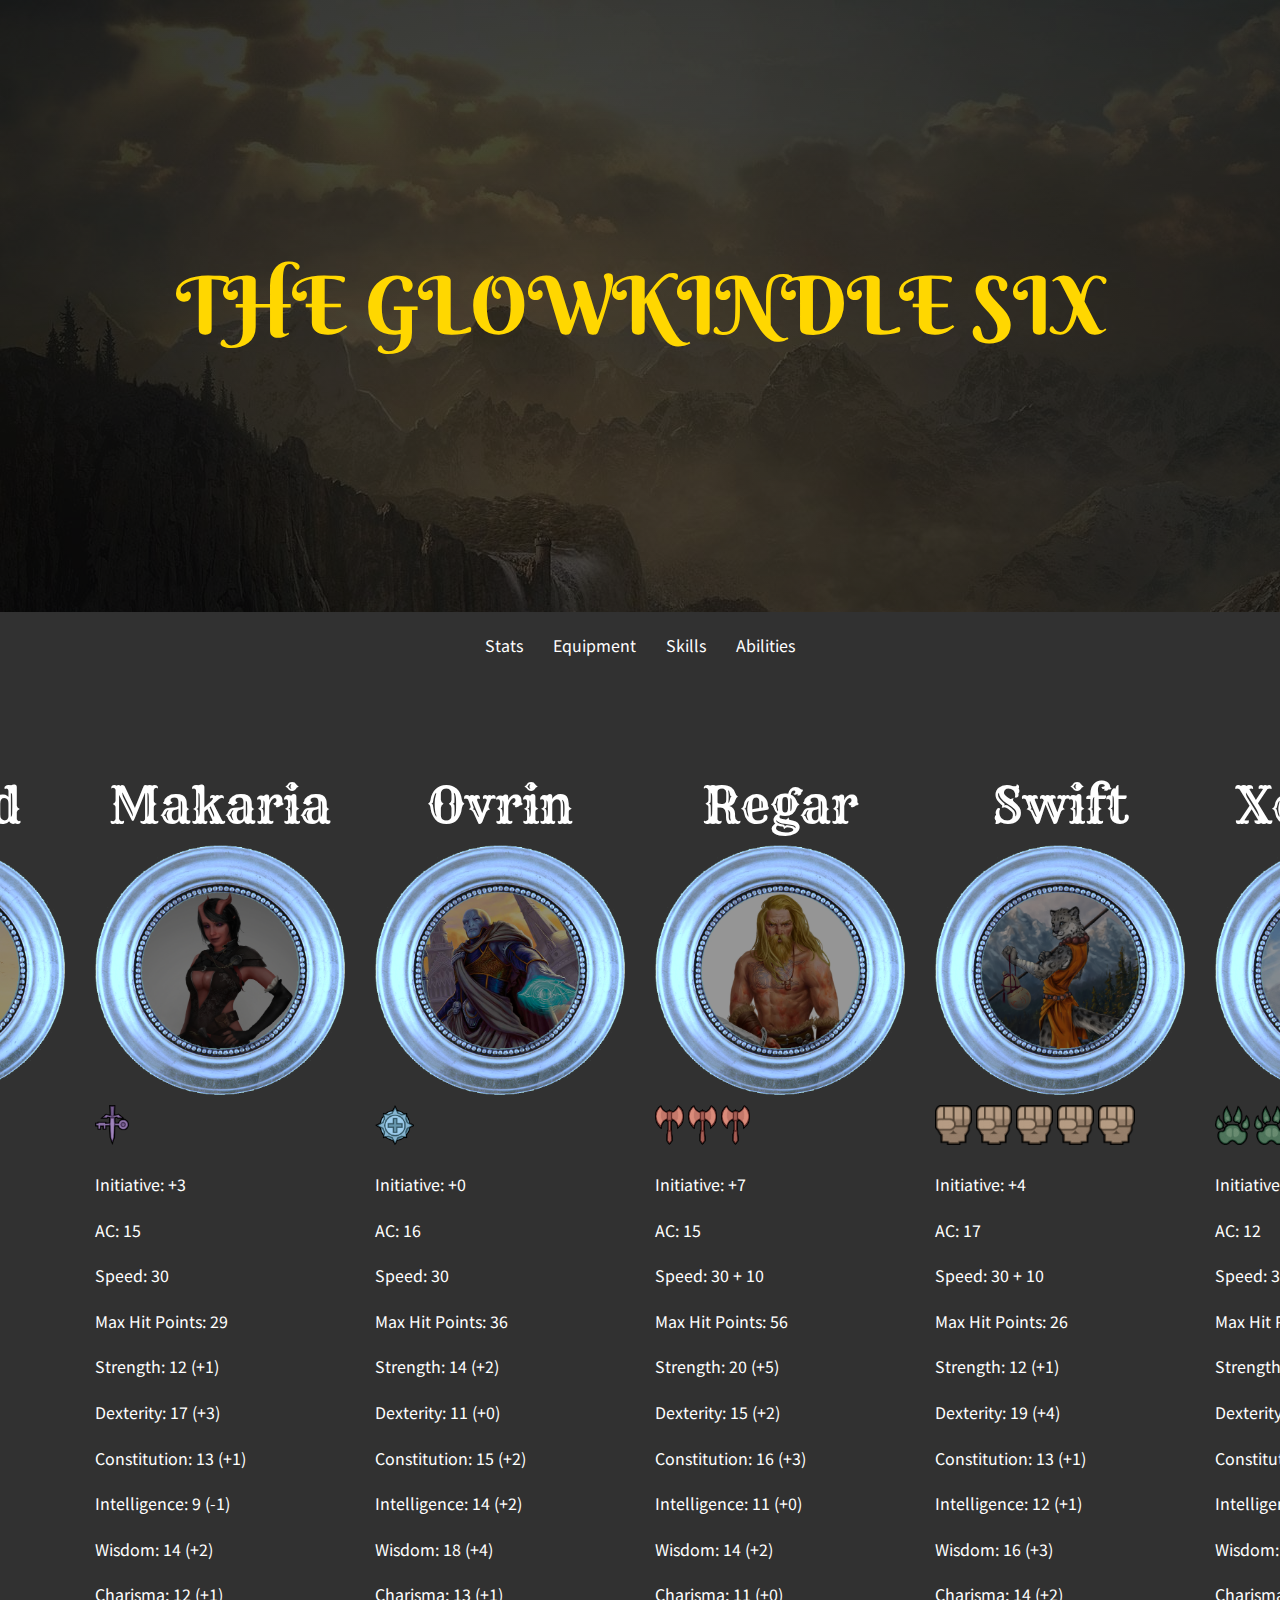
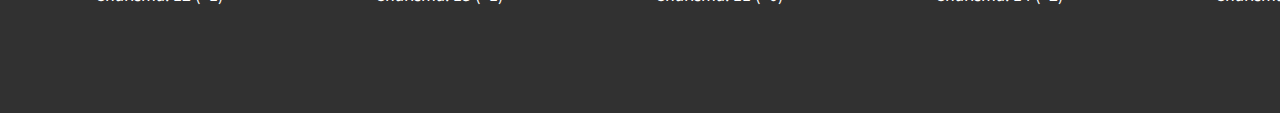
<file: dndassist/index.html>
<!DOCTYPE html>
<html lang="en">
<head>
    <meta charset="UTF-8">
    <meta name="viewport" content="width=device-width, initial-scale=1.0">
    <title>DnD | The Glowkindle Six</title>
    <link href="https://fonts.googleapis.com/css2?family=Noto+Sans+JP:wght@300;900&display=swap" rel="stylesheet">
    <link rel="preconnect" href="https://fonts.gstatic.com">
    <link href="https://fonts.googleapis.com/css2?family=Berkshire+Swash&family=Rye&display=swap" rel="stylesheet">
    <link rel="stylesheet" href="css/main.css" />
</head>
<body>

    <header class="hero">
          <h1 class="primary-title">The Glowkindle Six</h1>
    </header>

    <div class="navbar">
        <div class="container flex">
            <nav>
                <ul>
                    <li><a id="showstats">Stats</a></li>
                    <li><a id="showequipment">Equipment</a></li>
                    <li><a id="showskills">Skills</a></li>
                    <li><a id="showabilities">Abilities</a></li>
                    <!--<li><a id="showspells">Spells</a></li>-->
                </ul>
            </nav>
        </div>
    </div>    

    <section class="cards">
        <div id="cardsWhole" class="container grid">
            <div class="char sorc">
                <h1>Astrid</h1>
                <img id="sorc" src="images/sorcnorm.png" alt="">

                <div class="charInfo">
                    <div id="sorcAbilityInfo" class="class-ability">
                        <img id="sorcIcon" src="images/sorc-on.png" class = icon alt="">
                        <img id="sorcIcon1" src="images/sorc-on.png" class = icon alt="">
                        <img id="sorcIcon2" src="images/sorc-on.png" class = icon alt="">
                        <img id="sorcIcon3" src="images/sorc-on.png" class = icon alt="">
                        <img id="sorcIcon4" src="images/sorc-on.png" class = icon alt="">
                    </div>

                    <div id = "sorcGoldInfo" class="goldInfo">
                        <p id="sorcGoldOut">Gold: 203</p>
                        <form name="myform" action="" method="GET">
                            <input type="number" name="inputbox" value="">
                            <input type="button" name="button" Value="+" onClick="sorcAddAmount(this.form)">
                            <input type="button" name="button" Value="-" onClick="sorcSubtractAmount(this.form)">
                            <input type="button" name="button" Value="=" onClick="sorcEqualAmount(this.form)">
                        </form>
                    </div>
                </div>

                <div id="sorcdisplay" class="activewindow"></div>
            </div>

            <div id="rogueWhole" class="char rogue">
                <h1>Makaria</h1>
                <img id="rogue" src="images/roguenorm.png" alt="">

                <div class="charInfo">
                    <div id="rogueAbilityInfo" class="class-ability">
                        <img id="rogueIcon" src="images/rogue-on.png" class="iconLarger" alt="">
                    </div>

                    <div id = "rogueGoldInfo" class="goldInfo">
                        <p id="rogueGoldOut">Gold: 208</p>
                        <form name="myform" action="" method="GET">
                            <input type="number" name="inputbox" value="">
                            <input type="button" name="button" Value="+" onClick="rogueAddAmount(this.form)">
                            <input type="button" name="button" Value="-" onClick="rogueSubtractAmount(this.form)">
                            <input type="button" name="button" Value="=" onClick="rogueEqualAmount(this.form)">
                        </form>
                    </div>
                </div>

                <div id="roguedisplay" class="activewindow"></div>
            </div>

            <div class="char cleric">
                <h1>Ovrin</h1>
                <img id="cleric" src="images/clericnorm.png" alt="">

                <div class="charInfo">
                    <div id="clericAbilityInfo" class="class-ability">
                        <img id="clericIcon" src="images/cleric-on.png" class="iconLarger" alt="">
                    </div>

                    <div id = "clericGoldInfo" class="goldInfo">
                        <p id="clericGoldOut">Gold: 286</p>
                        <form name="myform" action="" method="GET">
                            <input type="number" name="inputbox" value="">
                            <input type="button" name="button" Value="+" onClick="clericAddAmount(this.form)">
                            <input type="button" name="button" Value="-" onClick="clericSubtractAmount(this.form)">
                            <input type="button" name="button" Value="=" onClick="clericEqualAmount(this.form)">
                        </form>
                    </div>
                </div>

                <div id="clericdisplay" class="activewindow"></div>
            </div>

            <div id="barbWhole" class="char barb">
                <h1>Regar</h1>
                <img id="barb" src="images/barbnorm.png" alt=""> 
                
                <div class="charInfo">
                    <div id="barbAbilityInfo" class="class-ability">
                        <img id="barbIcon" src="images/barb-on.png" class="icon" alt="">
                        <img id="barbIcon1" src="images/barb-on.png" class="icon" alt="">
                        <img id="barbIcon2" src="images/barb-on.png" class="icon" alt="">
                    </div>

                    <div id = "barbGoldInfo" class="goldInfo">
                        <p id="barbGoldOut">Gold: 160</p>
                        <form name="myform" action="" method="GET">
                            <input type="number" name="inputbox" value="">
                            <input type="button" name="button" Value="+" onClick="barbAddAmount(this.form)">
                            <input type="button" name="button" Value="-" onClick="barbSubtractAmount(this.form)">
                            <input type="button" name="button" Value="=" onClick="barbEqualAmount(this.form)">
                        </form>
                    </div>
                </div>

                <div id="barbdisplay" class="activewindow"></div>
            </div>

            <div id="monkWhole" class="char monk">
                <h1>Swift</h1>
                <img id="monk" src="images/monknorm.png" alt="">

                <div class="charInfo">
                    <div id="monkAbilityInfo" class="class-ability">
                        <img id="monkIcon" src="images/monk-on.png" class="icon" alt="">
                        <img id="monkIcon1" src="images/monk-on.png" class="icon" alt="">
                        <img id="monkIcon2" src="images/monk-on.png" class="icon" alt="">
                        <img id="monkIcon3" src="images/monk-on.png" class="icon" alt="">
                        <img id="monkIcon4" src="images/monk-on.png" class="icon" alt="">
                    </div>

                    <div id = "monkGoldInfo" class="goldInfo">
                        <p id="monkGoldOut">Gold: 87</p>
                        <form name="myform" action="" method="GET">
                            <input type="number" name="inputbox" value="">
                            <input type="button" name="button" Value="+" onClick="monkAddAmount(this.form)">
                            <input type="button" name="button" Value="-" onClick="monkSubtractAmount(this.form)">
                            <input type="button" name="button" Value="=" onClick="monkEqualAmount(this.form)">
                        </form>
                    </div>
                </div>

                <div id="monkdisplay" class="activewindow"></div>
            </div>

            <div id="druidWhole" class="char druid">
                <h1>Xexenia</h1>
                <img id="druid" src="images/druidnorm.png" alt="">

                <div class="charInfo">
                    <div id="druidAbilityInfo" class="class-ability">
                        <img id="druidIcon" src="images/druid-on.png" class="icon" alt="">
                        <img id="druidIcon1" src="images/druid-on.png" class="icon" alt="">
                    </div>

                    <div id = "druidGoldInfo" class="goldInfo">
                        <p id="druidGoldOut">Gold: 189</p>
                        <form name="myform" action="" method="GET">
                            <input type="number" name="inputbox" value="">
                            <input type="button" name="button" Value="+" onClick="druidAddAmount(this.form)">
                            <input type="button" name="button" Value="-" onClick="druidSubtractAmount(this.form)">
                            <input type="button" name="button" Value="=" onClick="druidEqualAmount(this.form)">
                        </form>
                    </div>
                </div>

                <div id="druiddisplay" class="activewindow"></div>
            </div>

        </div>
    </section>

    <script type="text/javascript" src="script.js"></script>
</body>
</html>
</file>
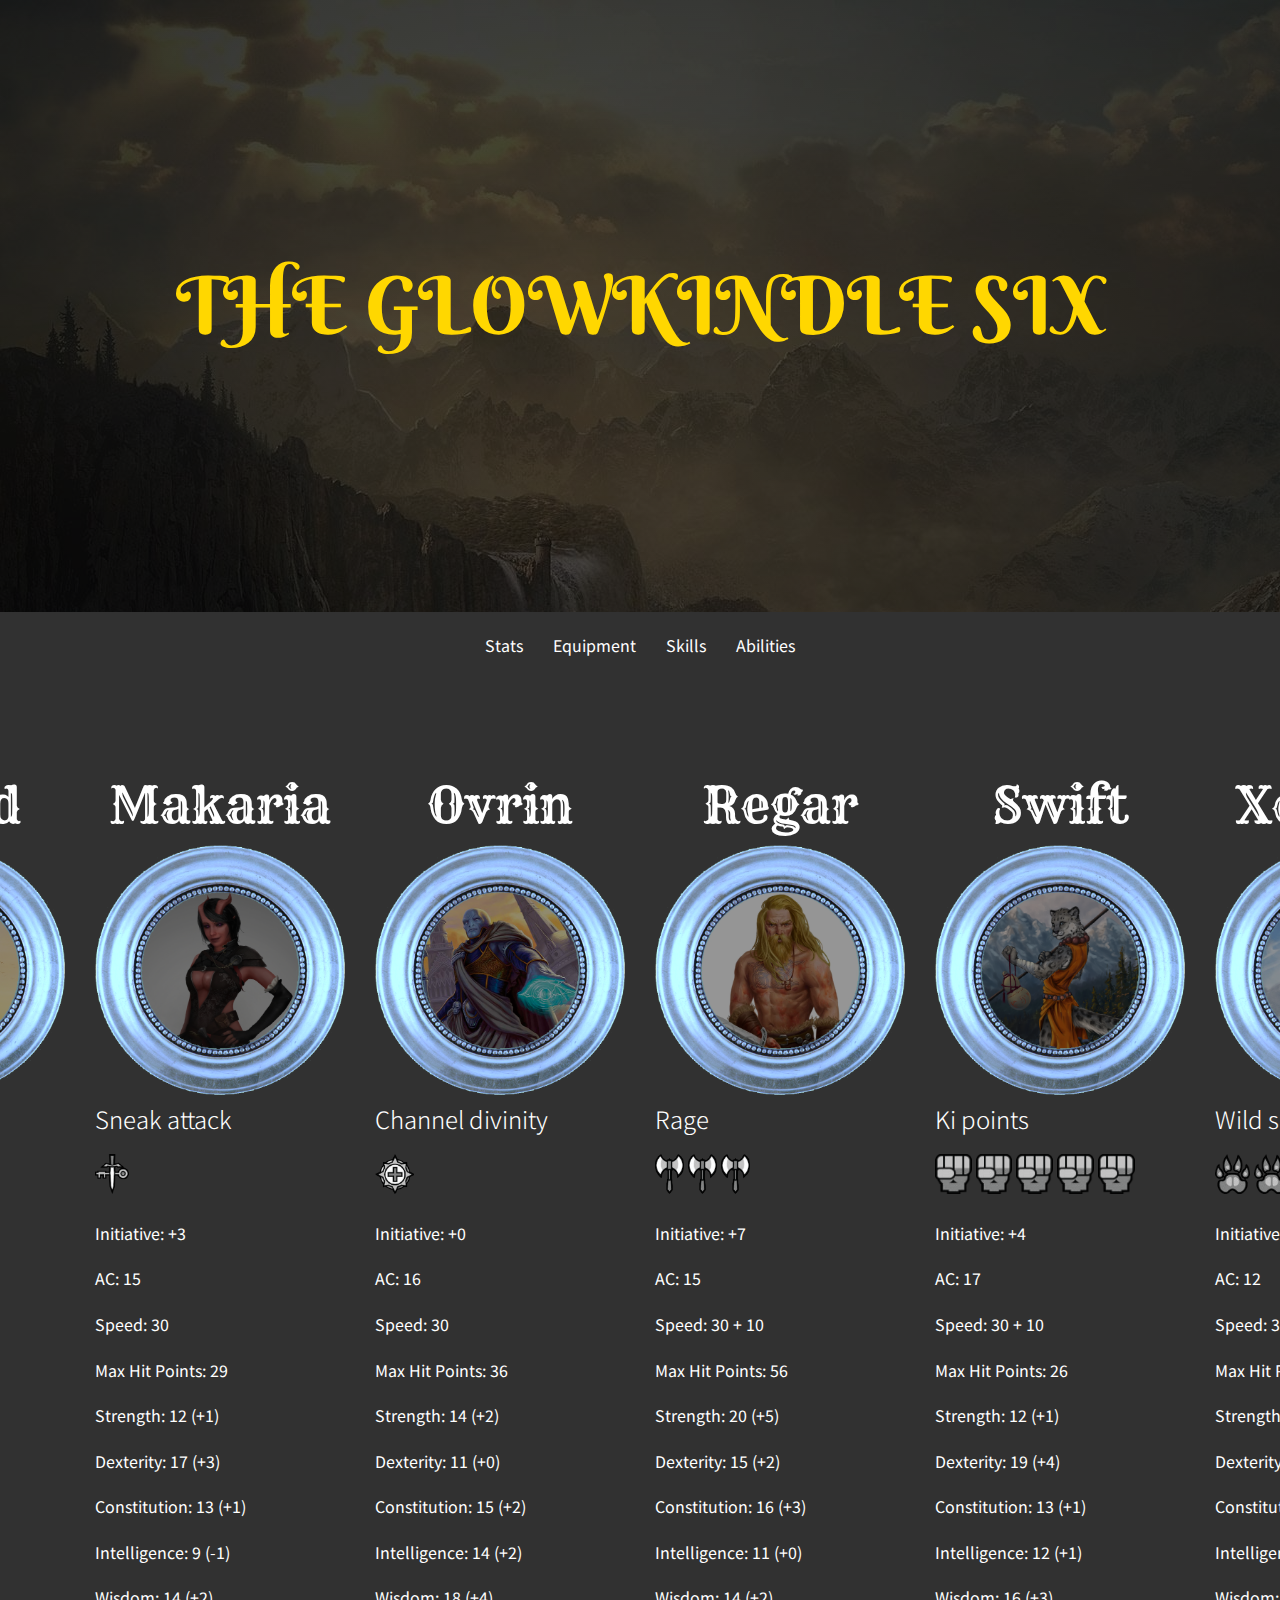
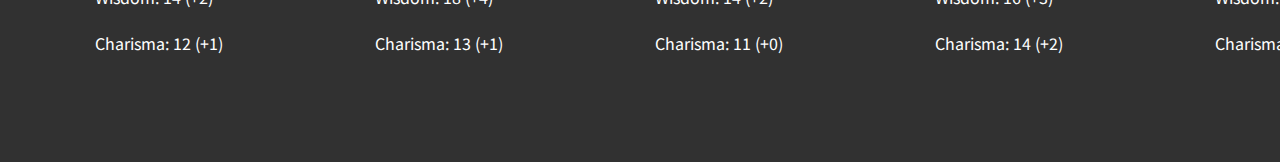
<file: dndassist/index2.html>
<!DOCTYPE html>
<html lang="en">
<head>
    <meta charset="UTF-8">
    <meta name="viewport" content="width=device-width, initial-scale=1.0">
    <title>DnD | The Glowkindle Six</title>
    <link href="https://fonts.googleapis.com/css2?family=Noto+Sans+JP:wght@300;900&display=swap" rel="stylesheet">
    <link rel="preconnect" href="https://fonts.gstatic.com">
    <link href="https://fonts.googleapis.com/css2?family=Berkshire+Swash&family=Rye&display=swap" rel="stylesheet">
    <link rel="stylesheet" href="css/main.css" />
</head>
<body>

    <header class="hero">
          <h1 class="primary-title">The Glowkindle Six</h1>
    </header>

    <div class="navbar">
        <div class="container flex">
            <nav>
                <ul>
                    <li><a id="showstats">Stats</a></li>
                    <li><a id="showequipment">Equipment</a></li>
                    <li><a id="showskills">Skills</a></li>
                    <li><a id="showabilities">Abilities</a></li>
                </ul>
            </nav>
        </div>
    </div>    

    <section class="cards">
        <div class="container grid">
            <div class="char sorc">
                <h1>Astrid</h1>
                <img id="sorc" src="images/sorcnorm.png" alt="">
                <h2>Sorcery points</h2>
                <div class="class-ability">
                    <img id="sorcIcon" src="images/sorc-off.png" class = icon alt="">
                    <img id="sorcIcon1" src="images/sorc-off.png" class = icon alt="">
                    <img id="sorcIcon2" src="images/sorc-off.png" class = icon alt="">
                    <img id="sorcIcon3" src="images/sorc-off.png" class = icon alt="">
                    <img id="sorcIcon4" src="images/sorc-off.png" class = icon alt="">
                </div>
                
                <div id="sorcdisplay" class="activewindow"></div> 
            </div>

            <div class="char rogue">
                <h1>Makaria</h1>
                <img id="rogue" src="images/roguenorm.png" alt="">
                <h2>Sneak attack</h2>
                <div class="class-ability">
                    <img id="rogueIcon" src="images/rogue-off.png" class="iconLarger" alt="">
                </div>

                <div id="roguedisplay" class="activewindow"></div>
            </div>

            <div class="char cleric">
                <h1>Ovrin</h1>
                <img id="cleric" src="images/clericnorm.png" alt="">
                <h2>Channel divinity</h2>
                <div class="class-ability">
                    <img id="clericIcon" src="images/cleric-off.png" class="iconLarger" alt="">
                </div>

                <div id="clericdisplay" class="activewindow"></div>
            </div>

            <div class="char barb">
                <h1>Regar</h1>
                <img id="barb" src="images/barbnorm.png" alt="">
                <h2>Rage</h2>
                <div class="class-ability">
                    <img id="barbIcon" src="images/barb-off.png" class="icon" alt="">
                    <img id="barbIcon1" src="images/barb-off.png" class="icon" alt="">
                    <img id="barbIcon2" src="images/barb-off.png" class="icon" alt="">
                </div>
                
                <div id="barbdisplay" class="activewindow"></div>
            </div>

            <div class="char monk">
                <h1>Swift</h1>
                <img id="monk" src="images/monknorm.png" alt="">
                <h2>Ki points</h2>
                <div class="class-ability">
                    <img id="monkIcon" src="images/monk-off.png" class="icon" alt="">
                    <img id="monkIcon1" src="images/monk-off.png" class="icon" alt="">
                    <img id="monkIcon2" src="images/monk-off.png" class="icon" alt="">
                    <img id="monkIcon3" src="images/monk-off.png" class="icon" alt="">
                    <img id="monkIcon4" src="images/monk-off.png" class="icon" alt="">
                </div>
                
                <div id="monkdisplay" class="activewindow"></div>
            </div>

            <div class="char druid">
                <h1>Xexenia</h1>
                <img id="druid" src="images/druidnorm.png" alt="">
                <h2>Wild shape</h2>
                <div class="class-ability">
                    <img id="druidIcon" src="images/druid-off.png" class="icon" alt="">
                    <img id="druidIcon1" src="images/druid-off.png" class="icon" alt="">
                </div>

                <div id="druiddisplay" class="activewindow"></div>
            </div>

        </div>
    </section>   
    <script type="text/javascript" src="script.js"></script>


</body>
</html>
</file>
<file: dndassist/css/main.css>
:root {
    --primary-color: #313131;
}


/* Reset the box-sizing model https://css-tricks.com/box-sizing/*/
* {
    box-sizing: border-box;
    padding: 0;
    margin: 0;
}

/*reset margins to 0 and set the main font family */
body {
    font-family: 'Noto Sans JP', sans-serif;
    color: #333;
    line-height: 1.6;
    /*background-color: var(--primary-color);*/
}

ul {
    list-style-type: none;
}

a {
    text-decoration: none;
    color: #333;
}

a:hover {
    border-bottom: 2px white solid;
}

h1, h2 {
    font-weight: 300;
    line-height: 1.2;
    margin: 10px 0;
}

p {
    margin: 10px 0;
}

img {
    /*width: 100%; /*Keep images in container*/
    height: auto;
    display: block;
}

/*Hero Image*/
.hero {
    color: white;
    text-align: center;
    padding: 16em 0;
    background-image:
        url(../heroimage.jpg),
        radial-gradient(#555, #333);
    background-blend-mode: multiply;
    background-attachment: fixed;
}

.primary-title {
    font-family: 'Berkshire Swash', cursive;
    font-size: 14rem;
    font-size: clamp(3rem, 5vw + 1rem, 14.5rem);
    line-height: 1;
    text-transform: uppercase;
    color: gold;
}

/*Navbar*/
.navbar {
    background-color: var(--primary-color);
    color: white;
    height: 68px;
    top: 0; /*Required for the sticky navbar; affects the vertical position of a positioned element*/
    position: sticky;
    z-index: 4;
}

.navbar .flex {
    justify-content: center; /**/
}

.navbar ul {
    display: flex;
}

.navbar li {
    cursor: pointer;
}

.navbar a {
    color: #fff;
    padding: 10px;
    margin: 0 5px;
}

.navbar .a:hover {
    border-bottom: 2px #fff solid;
}

.goldInfo {
    display: none;
    padding-top: 50px;;
}

.goldInfo p {
    display: inline;
    line-height: 0;
}

.goldInfo a:hover {
    text-decoration: none;
    cursor: pointer;
}

.charInfo input[type='number']{
    max-width: 160px;
    height: 21px;
}

.charInfo input[type='button']{
    min-width: 20px;
    background-color: goldenrod;
    color: #333;
    font-weight: 100;
}

/*Cards*/
.cards {
    background-color: var(--primary-color);
    color: #fff;
    position: relative;
    padding: 85px 0;
    min-height: 1000px;
}

.cards h1 {
    font-size: 40px;
}

.cards p{
    margin: 20px 0;
}

.char h1{
    font-size: 50px;
    font-family: 'Rye', cursive;
    text-align: center;
}

.char img {
    max-width: 250px;
    margin: 0 auto;
}

/*Utilities*/
.container { 
    max-width: 1800px;
    margin: 0 auto;
    overflow: auto;
    padding: 0 40px;
}

/* flex-direction sets the main axis of the flex container; which affects direction of content spacing (e.g. justify-content: center); default is the x-axis*/
.flex {
    display: flex;
    justify-content: center;
    align-items: center;
    height: 100%;
}

/*grid-template-columns is specifices how the columns will be split/distributed; below have specified that it will be split into 6 equal fractions
gap is used to separate the grid columns*/
.grid {
    display: grid;
    grid-template-columns: repeat(6, 1fr);
    gap: 30px;
    justify-content: center;
    /*align-items: center; this is commented out, want to have the cards aligned from the top vertically*/
    height: 100%;
}

.subscript {
    font-style: italic;
    padding-left: 10px;
}

.btn {
    display: inline-block;
    text-decoration: none;
    color: var(--clr-text, #fff);
    font-weight: 700;
    text-transform: uppercase;
    font-size: 1.125rem;
    padding: .5em 1.25em;
    background: var(--clr-accent, blue);
    border-radius: .25em;
}

.class-ability img{
    display: inline-block;
}

.btninc {
    background: green;
    padding: .5em 1.25em;
    outline-style: none;
}

.btndec {
    background: red;
    padding: .5em 1.25em;
}

.abilityPage {
    cursor: pointer;
}

.abilityPage p:hover {
    color: gold;
}

.tooltip{
    position: relative;
}
  
.tooltip::before,
.tooltip::after {
    --scale: 0;
    position: absolute;
    top: -.25rem;
    left: -35%;
    transform: translateX(-62%) translateY(-100%) scale(var(--scale));
    transition: 100ms transform;
    transform-origin: bottom center;
}

.tooltip::before {
    content: attr(data-tooltip);
    color: white;
    padding: .5rem;
    border-radius: .3rem;
    text-align: left;
    background: #666;
}

.tooltip:hover::before,
.tooltip:hover::after{
    --scale: 1;
}

.tooltipAlt{
    position: relative;
}
  
.tooltipAlt::before,
.tooltipAlt::after {
    --scale: 0;
    position: absolute;
    top: -.25rem;
    left: 45%;
    transform: translateX(-62%) translateY(-100%) scale(var(--scale));
    transition: 100ms transform;
    transform-origin: bottom center;
}

.tooltipAlt::before {
    content: attr(data-tooltipAlt);
    color: white;
    padding: .5rem;
    border-radius: .3rem;
    text-align: left;
    background: #666;
}

.tooltipAlt:hover::before,
.tooltipAlt:hover::after{
    --scale: 1;
}

#sorcIcon, 
#sorcIcon1, 
#sorcIcon2, 
#sorcIcon3, 
#sorcIcon4, 
#rogueIcon, 
#clericIcon, 
#barbIcon, 
#barbIcon1, 
#barbIcon2, 
#monkIcon, 
#monkIcon1, 
#monkIcon2, 
#monkIcon3, 
#monkIcon4, 
#druidIcon, 
#druidIcon1 {
    max-width: 40px;
    max-height: 40px;
    margin-top: 10px;
}

.sorcSpellWindow h2 {
    margin: 0 auto ;
}

/* Customize the label (the container) */
.hellothere {
    display: block;
    position: relative;
    padding-top: -120px;
    margin-bottom: 12px;
    cursor: pointer;
    font-size: 22px;
    -webkit-user-select: none;
    -moz-user-select: none;
    -ms-user-select: none;
    user-select: none;
  }
  
  /* Hide the browser's default checkbox */
  .hellothere input {
    position: absolute;
    opacity: 0;
    cursor: pointer;
    height: 0;
    width: 0;
  }
  
  /* Create a custom checkbox */
  .checkmark {
    position: absolute;
    top: 0;
    left: 0;
    height: 15px;
    width: 15px;
    background-color: #eee;
    border-radius: 25px;
  }
  
  /* On mouse-over, add a grey background color */
  .hellothere:hover input ~ .checkmark {
    background-color: #ccc;
  }
  
  /* When the checkbox is checked, add a blue background */
  .hellothere input:checked ~ .checkmark {
    background-color: red;
  }
  
  /* Create the checkmark/indicator (hidden when not checked) */
  .checkmark:after {
    content: "";
    position: absolute;
    display: none;
  }
</file>
